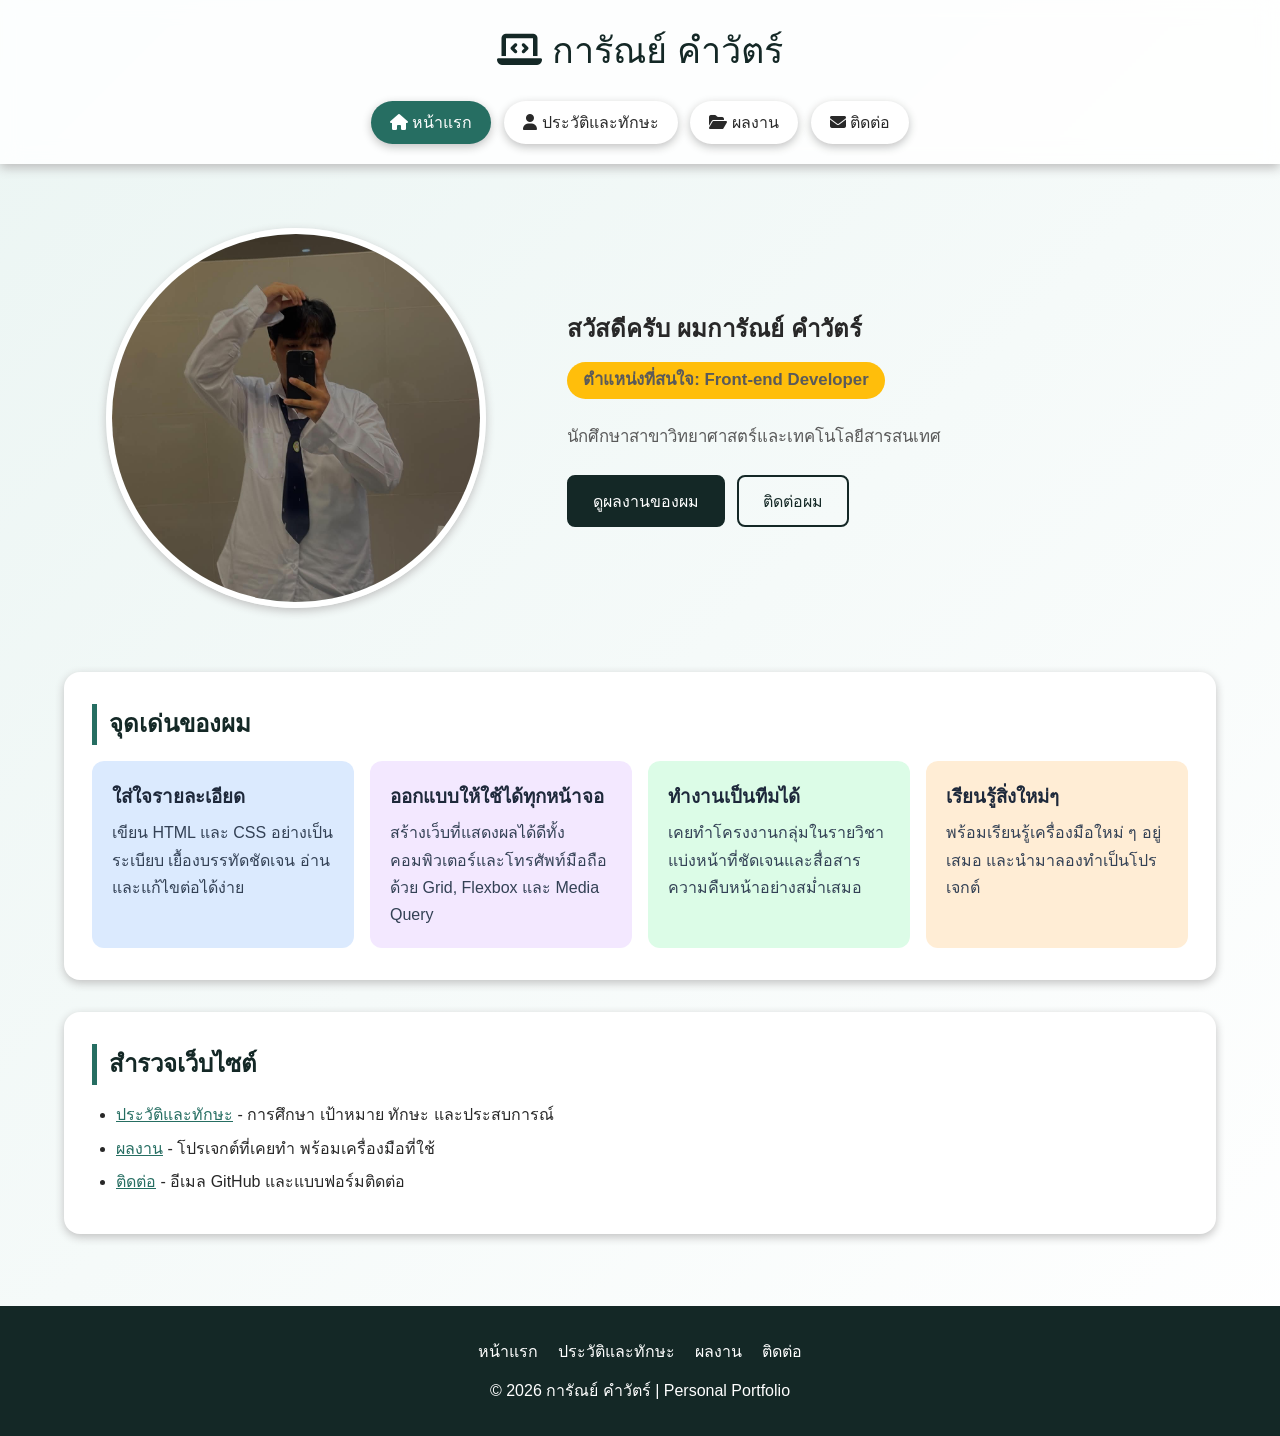
<file: portfolio/index.html>
<!DOCTYPE html>
<html lang="th">

<head>
    <meta charset="UTF-8">
    <meta name="viewport" content="width=device-width, initial-scale=1.0">
    <title>หน้าแรก | Portfolio ของการัณย์ คำวัตร์</title>
    <link rel="stylesheet" href="css/style.css">

    <!-- Font Awesome Icons -->
    <link rel="stylesheet" href="https://cdnjs.cloudflare.com/ajax/libs/font-awesome/6.7.2/css/all.min.css">
</head>

<body>
    <!-- header -->
    <header class="header">
        <div class="header-content">
            <p class="header-title"><i class="fa-solid fa-laptop-code"></i> การัณย์ คำวัตร์</p>
        </div>

        <!-- Navbar -->
        <nav>
            <a href="index.html" class="active"><i class="fa-solid fa-house"></i> หน้าแรก</a>
            <a href="about.html"><i class="fa-solid fa-user"></i> ประวัติและทักษะ</a>
            <a href="projects.html"><i class="fa-solid fa-folder-open"></i> ผลงาน</a>
            <a href="contact.html"><i class="fa-solid fa-envelope"></i> ติดต่อ</a>
        </nav>
    </header>

    <main class="container">
        <!-- Hero -->
        <section class="hero">
            <div class="hero-photo">
                <img src="images/me.jpg" alt="รูปประจำตัวของการัณย์ คำวัตร์">
            </div>

            <div class="hero-text">
                <h1>สวัสดีครับ ผมการัณย์ คำวัตร์</h1>
                <p class="hero-role">ตำแหน่งที่สนใจ: Front-end Developer</p>
                <p>นักศึกษาสาขาวิทยาศาสตร์และเทคโนโลยีสารสนเทศ</p>
                <div class="btn-group">
                    <a href="projects.html" class="btn">ดูผลงานของผม</a>
                    <a href="contact.html" class="btn btn-outline">ติดต่อผม</a>
                </div>
            </div>
        </section>

        <!-- จุดเด่น -->
        <section class="section">
            <h2>จุดเด่นของผม</h2>
            <div class="info-grid">
                <article class="info-card info-blue">
                    <h3>ใส่ใจรายละเอียด</h3>
                    <p>เขียน HTML และ CSS อย่างเป็นระเบียบ เยื้องบรรทัดชัดเจน อ่านและแก้ไขต่อได้ง่าย</p>
                </article>
                <article class="info-card info-purple">
                    <h3>ออกแบบให้ใช้ได้ทุกหน้าจอ</h3>
                    <p>สร้างเว็บที่แสดงผลได้ดีทั้งคอมพิวเตอร์และโทรศัพท์มือถือด้วย Grid, Flexbox และ Media Query</p>
                </article>
                <article class="info-card info-green">
                    <h3>ทำงานเป็นทีมได้</h3>
                    <p>เคยทำโครงงานกลุ่มในรายวิชา แบ่งหน้าที่ชัดเจนและสื่อสารความคืบหน้าอย่างสม่ำเสมอ</p>
                </article>
                <article class="info-card info-orange">
                    <h3>เรียนรู้สิ่งใหม่ๆ</h3>
                    <p>พร้อมเรียนรู้เครื่องมือใหม่ ๆ อยู่เสมอ และนำมาลองทำเป็นโปรเจกต์</p>
                </article>
            </div>
        </section>

        <!-- ลิงก์ไปหน้าอื่น -->
        <section class="section">
            <h2>สำรวจเว็บไซต์</h2>
            <ul>
                <li><a href="about.html">ประวัติและทักษะ</a> - การศึกษา เป้าหมาย ทักษะ และประสบการณ์</li>
                <li><a href="projects.html">ผลงาน</a> - โปรเจกต์ที่เคยทำ พร้อมเครื่องมือที่ใช้</li>
                <li><a href="contact.html">ติดต่อ</a> - อีเมล GitHub และแบบฟอร์มติดต่อ</li>
            </ul>
        </section>
    </main>

    <!-- footer -->
    <footer>
        <ul class="footer-links">
            <li><a href="index.html">หน้าแรก</a></li>
            <li><a href="about.html">ประวัติและทักษะ</a></li>
            <li><a href="projects.html">ผลงาน</a></li>
            <li><a href="contact.html">ติดต่อ</a></li>
        </ul>
        <p>&copy; 2026 การัณย์ คำวัตร์ | Personal Portfolio</p>
    </footer>
</body>

</html>
</file>
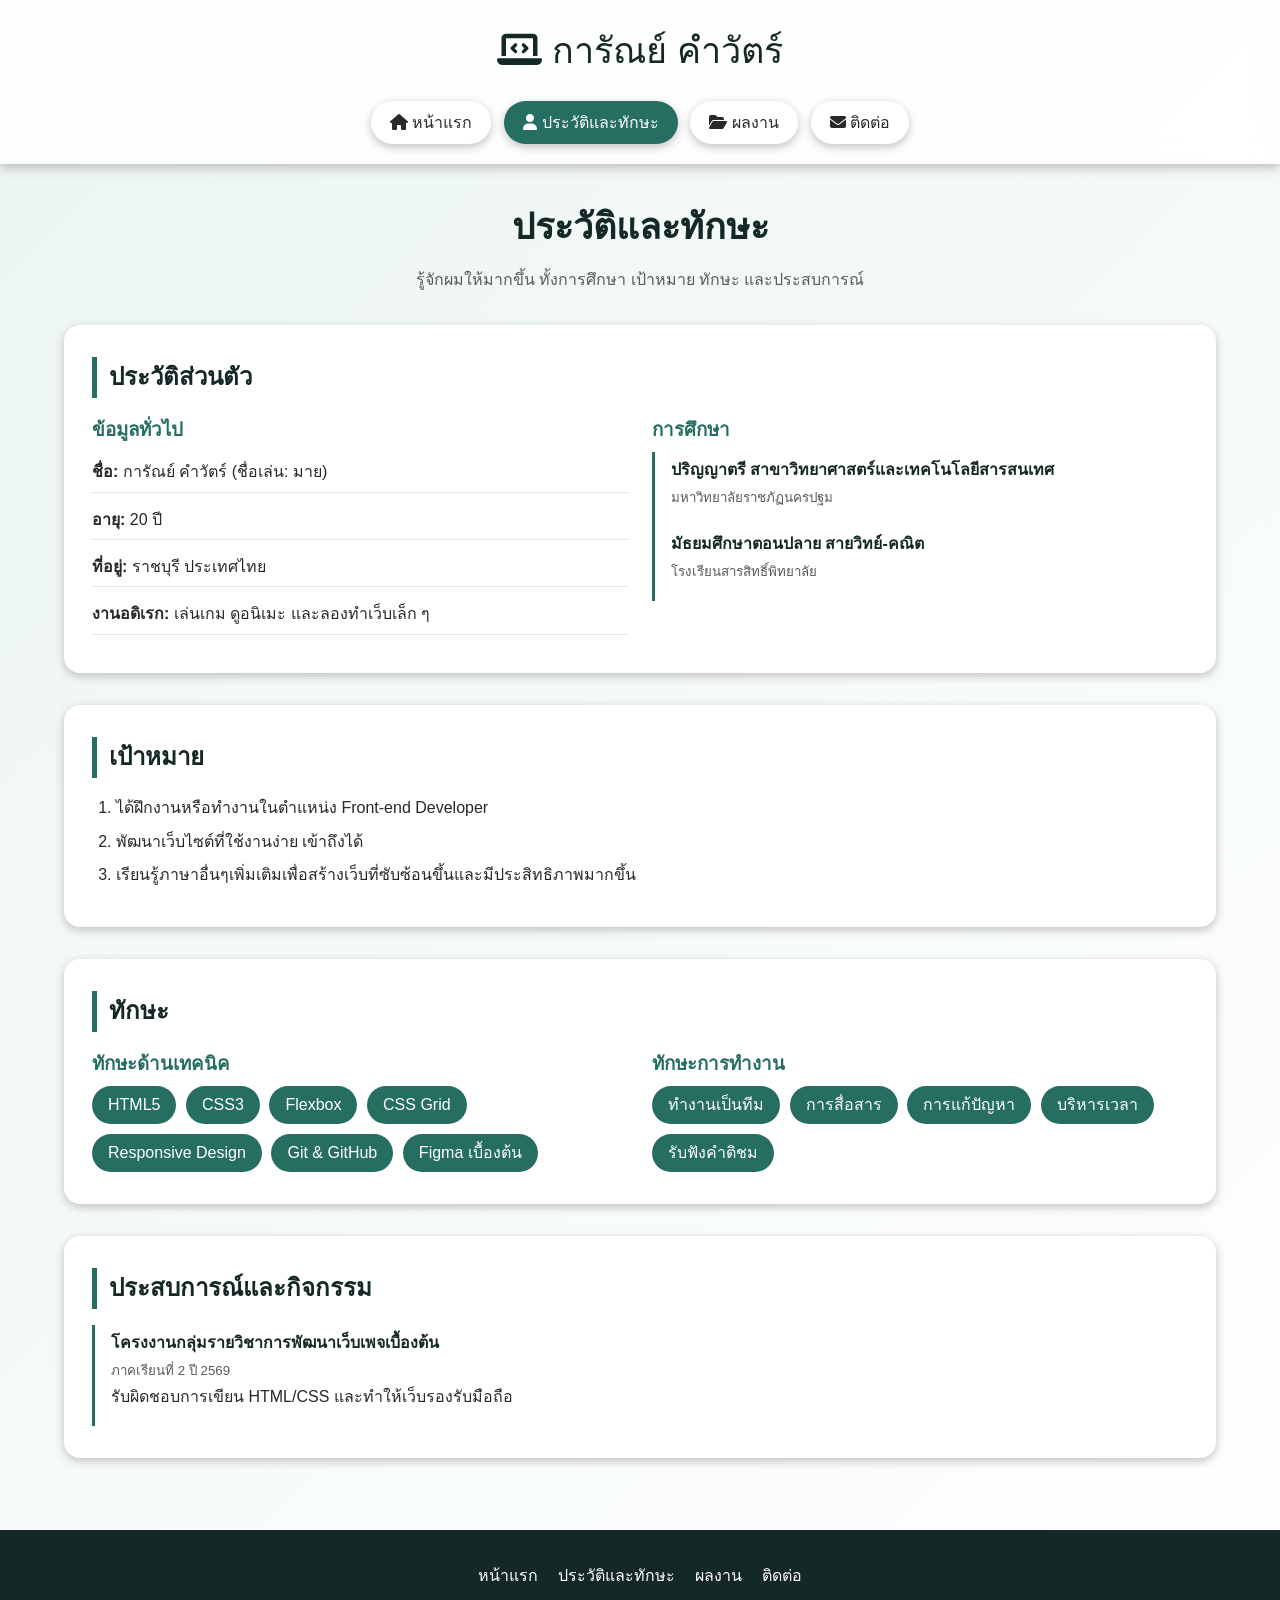
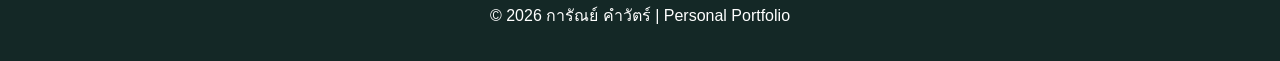
<file: portfolio/about.html>
<!DOCTYPE html>
<html lang="th">

<head>
    <meta charset="UTF-8">
    <meta name="viewport" content="width=device-width, initial-scale=1.0">
    <title>ประวัติและทักษะ | Portfolio ของการัณย์ คำวัตร์</title>
    <link rel="stylesheet" href="css/style.css">

    <!-- Font Awesome Icons -->
    <link rel="stylesheet" href="https://cdnjs.cloudflare.com/ajax/libs/font-awesome/6.7.2/css/all.min.css">
</head>

<body>
    <!-- header -->
    <header class="header">
        <div class="header-content">
            <p class="header-title"><i class="fa-solid fa-laptop-code"></i> การัณย์ คำวัตร์</p>
        </div>

        <!-- Navbar -->
        <nav>
            <a href="index.html"><i class="fa-solid fa-house"></i> หน้าแรก</a>
            <a href="about.html" class="active"><i class="fa-solid fa-user"></i> ประวัติและทักษะ</a>
            <a href="projects.html"><i class="fa-solid fa-folder-open"></i> ผลงาน</a>
            <a href="contact.html"><i class="fa-solid fa-envelope"></i> ติดต่อ</a>
        </nav>
    </header>

    <main class="container">
        <h1 class="page-title">ประวัติและทักษะ</h1>
        <p class="page-intro">รู้จักผมให้มากขึ้น ทั้งการศึกษา เป้าหมาย ทักษะ และประสบการณ์</p>

        <!-- ประวัติส่วนตัวและการศึกษา -->
        <section class="section" id="profile">
            <h2>ประวัติส่วนตัว</h2>
            <div class="profile-grid">
                <article>
                    <h3>ข้อมูลทั่วไป</h3>
                    <ul class="profile-list">
                        <li><strong>ชื่อ:</strong> การัณย์ คำวัตร์ (ชื่อเล่น: มาย)</li>
                        <li><strong>อายุ:</strong> 20 ปี</li>
                        <li><strong>ที่อยู่:</strong> ราชบุรี ประเทศไทย</li>
                        <li><strong>งานอดิเรก:</strong> เล่นเกม ดูอนิเมะ และลองทำเว็บเล็ก ๆ</li>
                    </ul>
                </article>

                <article>
                    <h3>การศึกษา</h3>
                    <ul class="timeline">
                        <li>
                            <strong>ปริญญาตรี สาขาวิทยาศาสตร์และเทคโนโลยีสารสนเทศ</strong><br>
                            <small>มหาวิทยาลัยราชภัฏนครปฐม </small>
                        </li>
                        <li>
                            <strong>มัธยมศึกษาตอนปลาย สายวิทย์-คณิต</strong><br>
                            <small>โรงเรียนสารสิทธิ์พิทยาลัย</small>
                        </li>
                    </ul>
                </article>
            </div>
        </section>

        <!-- เป้าหมาย -->
        <section class="section" id="goal">
            <h2>เป้าหมาย</h2>
            <ol>
                <li>ได้ฝึกงานหรือทำงานในตำแหน่ง Front-end Developer</li>
                <li>พัฒนาเว็บไซต์ที่ใช้งานง่าย เข้าถึงได้ </li>
                <li>เรียนรู้ภาษาอื่นๆเพิ่มเติมเพื่อสร้างเว็บที่ซับซ้อนขึ้นและมีประสิทธิภาพมากขึ้น</li>
            </ol>
        </section>

        <!-- ทักษะ -->
        <section class="section" id="skills">
            <h2>ทักษะ</h2>
            <div class="profile-grid">
                <article>
                    <h3>ทักษะด้านเทคนิค</h3>
                    <ul class="skill-list">
                        <li>HTML5</li>
                        <li>CSS3</li>
                        <li>Flexbox</li>
                        <li>CSS Grid</li>
                        <li>Responsive Design</li>
                        <li>Git &amp; GitHub</li>
                        <li>Figma เบื้องต้น</li>
                    </ul>
                </article>

                <article>
                    <h3>ทักษะการทำงาน</h3>
                    <ul class="skill-list">
                        <li>ทำงานเป็นทีม</li>
                        <li>การสื่อสาร</li>
                        <li>การแก้ปัญหา</li>
                        <li>บริหารเวลา</li>
                        <li>รับฟังคำติชม</li>
                    </ul>
                </article>
            </div>
        </section>

        <!-- ประสบการณ์และกิจกรรม -->
        <section class="section" id="experience">
            <h2>ประสบการณ์และกิจกรรม</h2>
            <ul class="timeline">
                <li>
                    <strong>โครงงานกลุ่มรายวิชาการพัฒนาเว็บเพจเบื้องต้น</strong><br>
                    <small>ภาคเรียนที่ 2 ปี 2569</small><br>
                    รับผิดชอบการเขียน HTML/CSS และทำให้เว็บรองรับมือถือ
                </li>
            </ul>
        </section>
    </main>

    <!-- footer -->
    <footer>
        <ul class="footer-links">
            <li><a href="index.html">หน้าแรก</a></li>
            <li><a href="about.html">ประวัติและทักษะ</a></li>
            <li><a href="projects.html">ผลงาน</a></li>
            <li><a href="contact.html">ติดต่อ</a></li>
        </ul>
        <p>&copy; 2026 การัณย์ คำวัตร์ | Personal Portfolio</p>
    </footer>
</body>

</html>
</file>
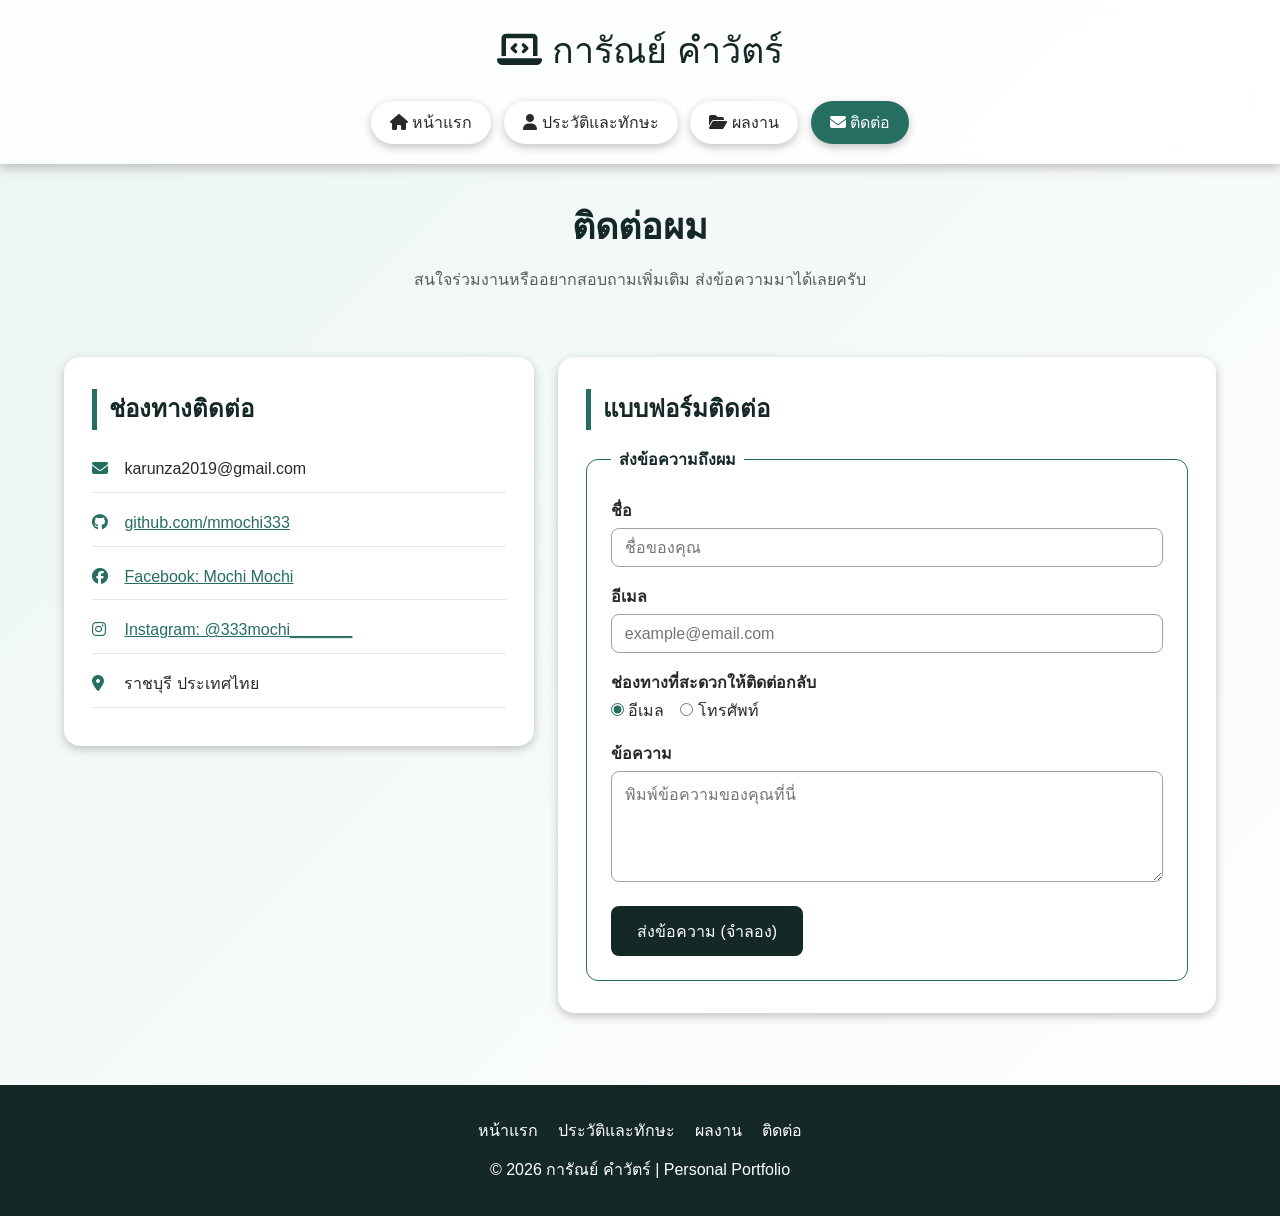
<file: portfolio/contact.html>
<!DOCTYPE html>
<html lang="th">

<head>
    <meta charset="UTF-8">
    <meta name="viewport" content="width=device-width, initial-scale=1.0">
    <title>ติดต่อ | Portfolio ของการัณย์ คำวัตร์</title>
    <link rel="stylesheet" href="css/style.css">

    <!-- Font Awesome Icons -->
    <link rel="stylesheet" href="https://cdnjs.cloudflare.com/ajax/libs/font-awesome/6.7.2/css/all.min.css">
</head>

<body>
    <!-- header -->
    <header class="header">
        <div class="header-content">
            <p class="header-title"><i class="fa-solid fa-laptop-code"></i> การัณย์ คำวัตร์</p>
        </div>

        <!-- Navbar -->
        <nav>
            <a href="index.html"><i class="fa-solid fa-house"></i> หน้าแรก</a>
            <a href="about.html"><i class="fa-solid fa-user"></i> ประวัติและทักษะ</a>
            <a href="projects.html"><i class="fa-solid fa-folder-open"></i> ผลงาน</a>
            <a href="contact.html" class="active"><i class="fa-solid fa-envelope"></i> ติดต่อ</a>
        </nav>
    </header>

    <main class="container">
        <h1 class="page-title">ติดต่อผม</h1>
        <p class="page-intro">สนใจร่วมงานหรืออยากสอบถามเพิ่มเติม ส่งข้อความมาได้เลยครับ</p>

        <div class="contact-grid">
            <!-- ช่องทางติดต่อ -->
            <section class="section">
                <h2>ช่องทางติดต่อ</h2>
                <ul class="contact-list">
                    <li><i class="fa-solid fa-envelope"></i> karunza2019@gmail.com</li>
                    <li><i class="fa-brands fa-github"></i> <a href="https://github.com/Mmochi333" target="_blank" rel="noopener">github.com/mmochi333</a></li>
                    <li><i class="fa-brands fa-facebook"></i> <a href="https://www.facebook.com/Alexiaoka?locale=th_TH" target="_blank" rel="noopener">Facebook: Mochi Mochi</a></li>
                    <li><i class="fa-brands fa-instagram"></i> <a href="https://www.instagram.com/333mochi_______" target="_blank" rel="noopener">Instagram: @333mochi_______</a></li>
                    <li><i class="fa-solid fa-location-dot"></i> ราชบุรี ประเทศไทย</li>
                </ul>
            </section>

            <!-- แบบฟอร์มจำลอง -->
            <section class="section form-section">
                <h2>แบบฟอร์มติดต่อ</h2>
                <form action="#" method="post">
                    <fieldset>
                        <legend>ส่งข้อความถึงผม</legend>

                        <div class="form-group">
                            <label for="name">ชื่อ</label>
                            <input type="text" id="name" name="name" placeholder="ชื่อของคุณ">
                        </div>

                        <div class="form-group">
                            <label for="email">อีเมล</label>
                            <input type="email" id="email" name="email" placeholder="example@email.com">
                        </div>

                        <div class="form-group">
                            <p><strong>ช่องทางที่สะดวกให้ติดต่อกลับ</strong></p>
                            <div class="radio-option">
                                <span>
                                    <input type="radio" id="reply-email" name="reply" value="email" checked>
                                    <label for="reply-email">อีเมล</label>
                                </span>
                                <span>
                                    <input type="radio" id="reply-phone" name="reply" value="phone">
                                    <label for="reply-phone">โทรศัพท์</label>
                                </span>
                            </div>
                        </div>

                        <div class="form-group">
                            <label for="message">ข้อความ</label>
                            <textarea id="message" name="message" rows="5" placeholder="พิมพ์ข้อความของคุณที่นี่"></textarea>
                        </div>

                        <button type="button" class="btn">ส่งข้อความ (จำลอง)</button>
                    </fieldset>
                </form>
            </section>
        </div>
    </main>

    <!-- footer -->
    <footer>
        <ul class="footer-links">
            <li><a href="index.html">หน้าแรก</a></li>
            <li><a href="about.html">ประวัติและทักษะ</a></li>
            <li><a href="projects.html">ผลงาน</a></li>
            <li><a href="contact.html">ติดต่อ</a></li>
        </ul>
        <p>&copy; 2026 การัณย์ คำวัตร์ | Personal Portfolio</p>
    </footer>
</body>

</html>
</file>
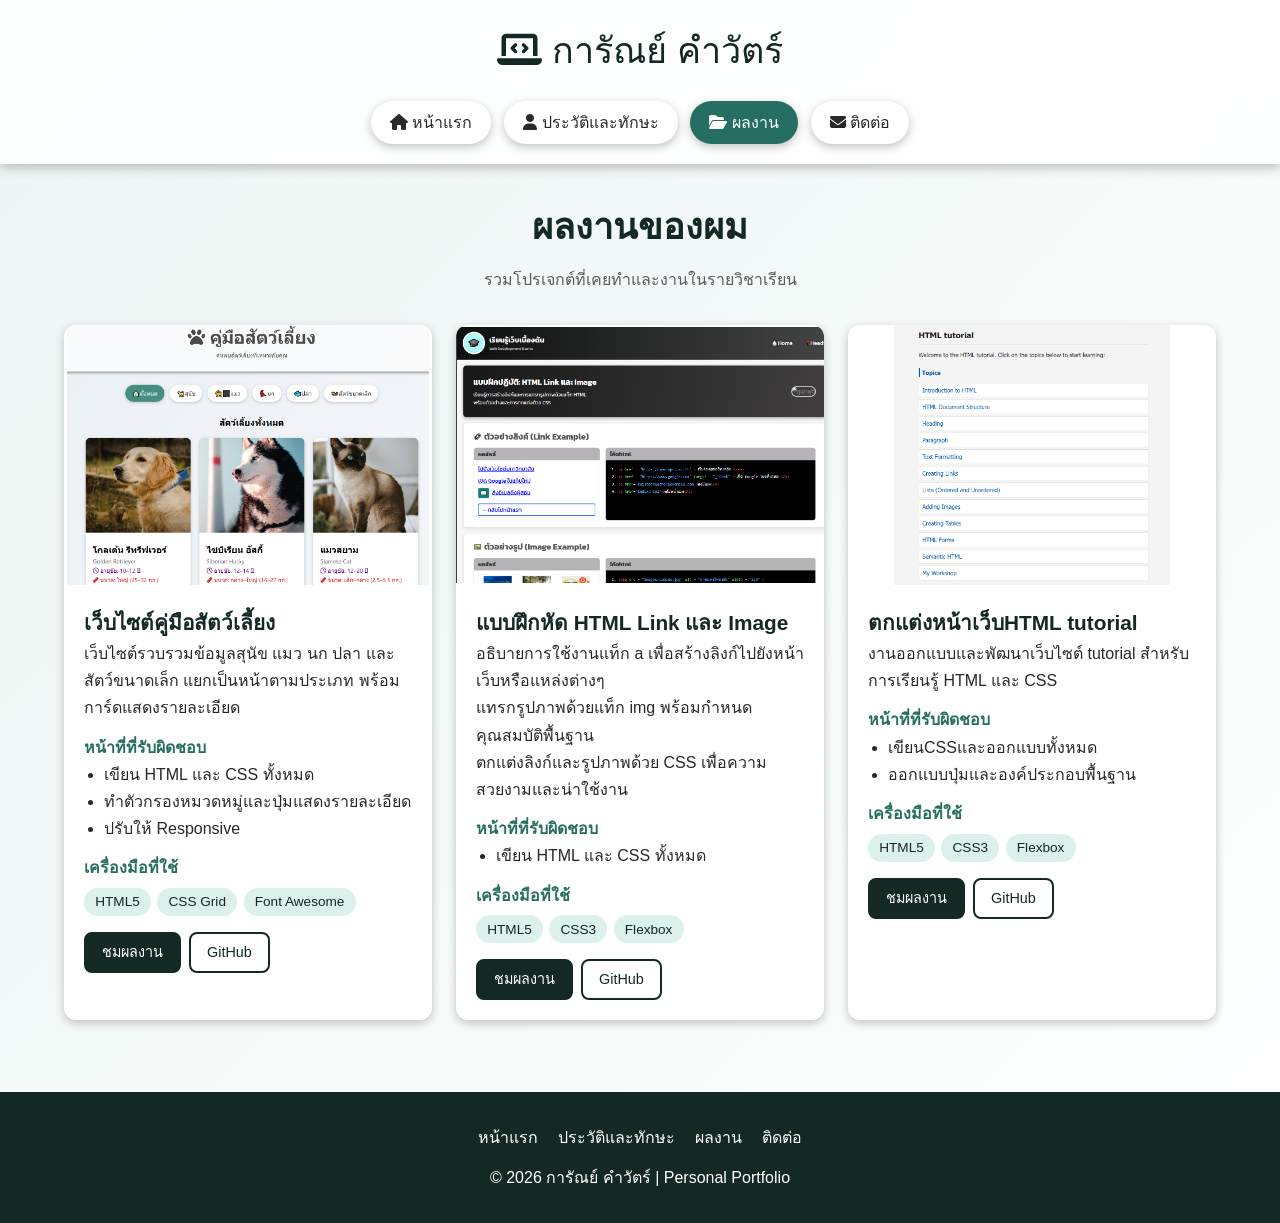
<file: portfolio/projects.html>
<!DOCTYPE html>
<html lang="th">

<head>
    <meta charset="UTF-8">
    <meta name="viewport" content="width=device-width, initial-scale=1.0">
    <title>ผลงาน | Portfolio การัณย์ คำวัตร์</title>
    <link rel="stylesheet" href="css/style.css">

    <!-- Font Awesome Icons -->
    <link rel="stylesheet" href="https://cdnjs.cloudflare.com/ajax/libs/font-awesome/6.7.2/css/all.min.css">
</head>

<body>
    <!-- header -->
    <header class="header">
        <div class="header-content">
            <p class="header-title"><i class="fa-solid fa-laptop-code"></i> การัณย์ คำวัตร์</p>
        </div>

        <!-- Navbar -->
        <nav>
            <a href="index.html"><i class="fa-solid fa-house"></i> หน้าแรก</a>
            <a href="about.html"><i class="fa-solid fa-user"></i> ประวัติและทักษะ</a>
            <a href="projects.html" class="active"><i class="fa-solid fa-folder-open"></i> ผลงาน</a>
            <a href="contact.html"><i class="fa-solid fa-envelope"></i> ติดต่อ</a>
        </nav>
    </header>

    <main class="container">
        <h1 class="page-title">ผลงานของผม</h1>
        <p class="page-intro">รวมโปรเจกต์ที่เคยทำและงานในรายวิชาเรียน</p>

        <div class="project-grid">
            <!-- ผลงานที่ 1 -->
            <article class="project-card">
                <img src="images/pet.png" alt="ภาพหน้าเว็บคู่มือสัตว์เลี้ยง">
                <div class="project-content">
                    <h2>เว็บไซต์คู่มือสัตว์เลี้ยง</h2>
                    <p>เว็บไซต์รวบรวมข้อมูลสุนัข แมว นก ปลา และสัตว์ขนาดเล็ก แยกเป็นหน้าตามประเภท พร้อมการ์ดแสดงรายละเอียด</p>

                    <h3>หน้าที่ที่รับผิดชอบ</h3>
                    <ul>
                        <li>เขียน HTML และ CSS ทั้งหมด</li>
                        <li>ทำตัวกรองหมวดหมู่และปุ่มแสดงรายละเอียด</li>
                        <li>ปรับให้ Responsive</li>
                    </ul>

                    <h3>เครื่องมือที่ใช้</h3>
                    <ul class="tag-list">
                        <li>HTML5</li>
                        <li>CSS Grid</li>
                        <li>Font Awesome</li>
                    </ul>

                    <div class="project-links">
                        <a href="https://mmochi333.github.io/W-Web/WebFromCourse/Pet02/index.html" class="btn">ชมผลงาน</a>
                        <a href="https://github.com/Mmochi333/W-Web.git" class="btn btn-outline">GitHub</a>
                    </div>
                </div>
            </article>

            <!-- ผลงานที่ 2 -->
            <article class="project-card">
                <img src="images/web-html-css.png" alt="ภาพหน้าเว็บแบบฝึกหัด HTML Link และ Image" >
                <div class="project-content">
                    <h2>แบบฝึกหัด HTML Link และ Image</h2>
                    <p>อธิบายการใช้งานแท็ก a เพื่อสร้างลิงก์ไปยังหน้าเว็บหรือแหล่งต่างๆ</p>
                    <p>แทรกรูปภาพด้วยแท็ก img พร้อมกำหนดคุณสมบัติพื้นฐาน</p>
                    <p>ตกแต่งลิงก์และรูปภาพด้วย CSS เพื่อความสวยงามและน่าใช้งาน</p>

                    <h3>หน้าที่ที่รับผิดชอบ</h3>
                    <ul>
                        <li>เขียน HTML และ CSS ทั้งหมด</li>
                    </ul>

                    <h3>เครื่องมือที่ใช้</h3>
                    <ul class="tag-list">
                        <li>HTML5</li>
                        <li>CSS3</li>
                        <li>Flexbox</li>
                    </ul>

                    <div class="project-links" alt="ภาพหน้าเว็บ HTML tutorial" >
                        <a href="https://mmochi333.github.io/link-images-v2/web-main/W06-01-link_image" class="btn">ชมผลงาน</a>
                        <a href="https://github.com/Mmochi333/link-images-v2/tree/main" class="btn btn-outline">GitHub</a>
                    </div>
                </div>
            </article>

            <!-- ผลงานที่ 3 -->
            <article class="project-card">
                <img src="images/html-tutorial.png"> 
                <div class="project-content">
                    <h2>ตกแต่งหน้าเว็บHTML tutorial</h2>
                    <p>งานออกแบบและพัฒนาเว็บไซต์ tutorial สำหรับการเรียนรู้ HTML และ CSS</p>

                    <h3>หน้าที่ที่รับผิดชอบ</h3>
                    <ul>
                        <li>เขียนCSSและออกแบบทั้งหมด</li>
                        <li>ออกแบบปุ่มและองค์ประกอบพื้นฐาน</li>
                    </ul>

                    <h3>เครื่องมือที่ใช้</h3>
                    <ul class="tag-list">
                        <li>HTML5</li>
                        <li>CSS3</li>
                        <li>Flexbox</li>
                    </ul>

                    <div class="project-links">
                        <a href="https://mmochi333.github.io/link-images-v2/web-main/index.html" class="btn">ชมผลงาน</a>
                        <a href="https://github.com/Mmochi333/link-images-v2.git" class="btn btn-outline">GitHub</a>
                    </div>
                </div>
            </article>
        </div>
    </main>

    <!-- footer -->
    <footer>
        <ul class="footer-links">
            <li><a href="index.html">หน้าแรก</a></li>
            <li><a href="about.html">ประวัติและทักษะ</a></li>
            <li><a href="projects.html">ผลงาน</a></li>
            <li><a href="contact.html">ติดต่อ</a></li>
        </ul>
        <p>&copy; 2026 การัณย์ คำวัตร์ | Personal Portfolio</p>
    </footer>
</body>

</html>
</file>
<file: portfolio/css/style.css>
/* =========================
          Variables
========================= */
* {
    box-sizing: border-box;
    margin: 0;
    padding: 0;
}

:root {
    /* สีหลักของเว็บไซต์ */
    --primary-color: rgb(20, 40, 38);
    --secondary-color: rgb(38, 110, 98);
    --accent-color: rgb(255, 190, 11);

    /* สีข้อความ */
    --text-color: rgb(40, 40, 40);
    --mute-text-color: rgb(90, 90, 90);
    --nav-text-color: rgb(41, 41, 41);
    --light-text-color: white;

    /* สีพื้นหลัง */
    --header-bg-color: rgba(255, 255, 255, 0.85);
    --light-bg-color: white;

    /* สีเงา */
    --header-shadow: 0 4px 10px rgb(190, 190, 190);
    --card-shadow: 0 3px 10px rgb(192, 192, 192);

    --footer-bg-color: rgb(20, 40, 38);
    --border-color: rgb(38, 110, 98);
}

html {
    scroll-behavior: smooth;
}

body {
    font-family: 'Kanit', 'Segoe UI', Tahoma, Geneva, Verdana, sans-serif;
    line-height: 1.7;
    color: var(--text-color);
    background: linear-gradient(135deg, rgb(235, 245, 243) 0%, rgb(255, 255, 255) 100%);
    min-height: 100vh;
}

.container {
    max-width: 1200px;
    margin: 0 auto;
    width: 90%;
    padding-block: 2rem;
}

img {
    max-width: 100%;
    height: auto;
    display: block;
}

a {
    color: var(--secondary-color);
}

a:hover {
    color: rgb(20, 70, 62);
}

/* =========================
            Header
========================= */
.header {
    background-color: var(--header-bg-color);
    box-shadow: var(--header-shadow);
    position: sticky;
    top: 0;
    z-index: 10;
    backdrop-filter: blur(10px);
}

.header-content {
    text-align: center;
    padding-block: 1.25rem 0.25rem;
}

.header-title {
    color: var(--primary-color);
    font-size: clamp(1.5rem, 4vw, 2.25rem);
}

/* =========================
            Navbar
========================= */
nav {
    padding-block: 0.75rem 1rem;
    text-align: center;
}

nav a {
    text-decoration: none;
    color: var(--nav-text-color);
    background-color: var(--light-bg-color);
    padding: 0.5rem 1.2rem;
    margin: 0.25rem;
    border-radius: 999px;
    box-shadow: var(--card-shadow);
    cursor: pointer;
    transition: transform 0.2s, box-shadow 0.2s, background-color 0.2s;
    display: inline-block;
    user-select: none;
}

nav a:hover {
    transform: translateY(-3px);
    box-shadow: 0 6px 14px gray;
    color: var(--nav-text-color);
}

nav a.active {
    background-color: var(--secondary-color);
    color: var(--light-text-color);
}

/* =========================
     Hero (หน้าแรก)
========================= */
.hero {
    display: grid;
    grid-template-columns: 1fr 1.4fr;
    gap: 2.5rem;
    align-items: center;
    padding-block: 2rem;
}

.hero-photo img {
    width: 100%;
    max-width: 380px;
    margin: 0 auto;
    aspect-ratio: 1 / 1;
    object-fit: cover;
    border-radius: 50%;
    border: 6px solid var(--light-bg-color);
    box-shadow: var(--card-shadow);
}

.hero-text h2 {
    font-size: clamp(1.75rem, 5vw, 2.75rem);
    color: var(--primary-color);
    line-height: 1.3;
}

.hero-role {
    display: inline-block;
    margin-block: 0.75rem 1rem;
    padding: 0.25rem 1rem;
    border-radius: 999px;
    background-color: var(--accent-color);
    color: var(--primary-color);
    font-weight: bold;
}

.hero-text p {
    color: var(--mute-text-color);
    font-size: 1.05rem;
    margin-bottom: 1.5rem;
}

.btn-group {
    display: flex;
    flex-wrap: wrap;
    gap: 0.75rem;
}

.btn {
    display: inline-block;
    padding: 0.65rem 1.5rem;
    border-radius: 0.5rem;
    background-color: var(--primary-color);
    color: var(--light-text-color);
    text-decoration: none;
    border: 2px solid var(--primary-color);
    cursor: pointer;
    font-family: inherit;
    font-size: 1rem;
    transition: transform 0.2s, background-color 0.2s, color 0.2s;
}

.btn:hover {
    background-color: var(--secondary-color);
    border-color: var(--secondary-color);
    color: var(--light-text-color);
    transform: translateY(-2px);
}

.btn-outline {
    background-color: transparent;
    color: var(--primary-color);
}

/* =========================
        Section ทั่วไป
========================= */
.page-title {
    text-align: center;
    color: var(--primary-color);
    margin-bottom: 0.5rem;
    font-size: clamp(1.6rem, 4vw, 2.25rem);
}

.page-intro {
    text-align: center;
    color: var(--mute-text-color);
    margin-bottom: 2rem;
}

.section {
    background-color: var(--light-bg-color);
    border-radius: 1rem;
    padding: 2rem 1.75rem;
    margin-top: 2rem;
    box-shadow: var(--card-shadow);
}

.section h2 {
    color: var(--primary-color);
    margin-bottom: 1rem;
    padding-left: 0.75rem;
    border-left: 5px solid var(--secondary-color);
}

.section h3 {
    color: var(--secondary-color);
    margin-bottom: 0.4rem;
}

.section ul,
.section ol {
    padding-left: 1.5rem;
}

.section li {
    margin-bottom: 0.4rem;
}

/* =========================
        จุดเด่น / Info card
========================= */
.info-grid {
    display: grid;
    grid-template-columns: repeat(auto-fit, minmax(min(100%, 250px), 1fr));
    gap: 1rem;
}

.info-card {
    padding: 1.25rem;
    border-radius: 0.75rem;
}

.info-card h3 {
    color: #1e293b;
}

.info-card p {
    color: #334155;
}

.info-blue {
    background-color: #dbeafe;
}

.info-purple {
    background-color: #f3e8ff;
}

.info-green {
    background-color: #dcfce7;
}

.info-orange {
    background-color: #ffedd5;
}

/* =========================
     ประวัติ / Profile
========================= */
.profile-grid {
    display: grid;
    grid-template-columns: repeat(auto-fit, minmax(min(100%, 320px), 1fr));
    gap: 1.5rem;
}

.profile-list {
    list-style: none;
    padding-left: 0 !important;
}

.profile-list li {
    padding-block: 0.4rem;
    border-bottom: 1px solid rgb(230, 230, 230);
}

/* =========================
          Skills
========================= */
.skill-list {
    list-style: none;
    padding-left: 0 !important;
    display: flex;
    flex-wrap: wrap;
    gap: 0.6rem;
}

.skill-list li {
    background-color: var(--secondary-color);
    color: var(--light-text-color);
    padding: 0.35rem 1rem;
    border-radius: 999px;
    margin-bottom: 0 !important;
    transition: transform 0.2s, background-color 0.2s;
}

.skill-list li:hover {
    background-color: var(--primary-color);
    transform: translateY(-2px);
}

/* =========================
     ประสบการณ์ (Timeline)
========================= */
.timeline {
    list-style: none;
    padding-left: 0 !important;
}

.timeline li {
    border-left: 3px solid var(--secondary-color);
    padding: 0.25rem 0 1rem 1rem;
    margin-bottom: 0 !important;
}

.timeline strong {
    color: var(--primary-color);
}

.timeline small {
    color: var(--mute-text-color);
}

/* =========================
          ผลงาน
========================= */
.project-grid {
    display: grid;
    grid-template-columns: repeat(auto-fit, minmax(min(100%, 320px), 1fr));
    gap: 1.5rem;
}

.project-card {
    background-color: var(--light-bg-color);
    box-shadow: var(--card-shadow);
    border-radius: 0.75rem;
    overflow: hidden;
    transition: transform 0.3s ease;
}

.project-card:hover {
    transform: translateY(-4px);
}

.project-card img {
    height: 16.25rem;
    width: 100%;
    object-fit: contain;
}

.project-content {
    padding: 1.25rem;
}

.project-content h2 {
    color: var(--primary-color);
    font-size: 1.3rem;
}

.project-content h3 {
    font-size: 1rem;
    margin-top: 0.75rem;
    color: var(--secondary-color);
}

.project-content ul {
    padding-left: 1.25rem;
}

.tag-list {
    list-style: none;
    display: flex;
    flex-wrap: wrap;
    gap: 0.4rem;
    padding-left: 0 !important;
    margin-top: 0.4rem;
}

.tag-list li {
    background-color: rgb(220, 240, 236);
    color: var(--primary-color);
    padding: 0.15rem 0.7rem;
    border-radius: 999px;
    font-size: 0.85rem;
}

.project-links {
    margin-top: 1rem;
    display: flex;
    flex-wrap: wrap;
    gap: 0.5rem;
}

.project-links .btn {
    padding: 0.4rem 1rem;
    font-size: 0.9rem;
}

/* =========================
          ติดต่อ
========================= */
.contact-grid {
    display: grid;
    grid-template-columns: 1fr 1.4fr;
    gap: 1.5rem;
    align-items: start;
}

.contact-list {
    list-style: none;
    padding-left: 0 !important;
}

.contact-list li {
    padding-block: 0.6rem;
    border-bottom: 1px solid rgb(230, 230, 230);
}

.contact-list i {
    width: 1.75rem;
    color: var(--secondary-color);
}

.form-section fieldset {
    padding: 1.5rem;
    border: 1px solid var(--border-color);
    border-radius: 0.75rem;
}

.form-section legend {
    padding: 0 0.5rem;
    font-weight: bold;
    color: var(--primary-color);
}

.form-group {
    margin-bottom: 1rem;
}

.form-group label {
    display: block;
    margin-bottom: 0.25rem;
    font-weight: bold;
}

.form-group input,
.form-group select,
.form-group textarea {
    width: 100%;
    padding: 0.6rem 0.8rem;
    border: 1px solid rgb(160, 160, 160);
    border-radius: 0.5rem;
    font-family: inherit;
    font-size: 1rem;
}

.form-group input:focus,
.form-group select:focus,
.form-group textarea:focus {
    outline: 3px solid rgb(255, 190, 11);
    border-color: var(--secondary-color);
}

.radio-option {
    display: flex;
    flex-wrap: wrap;
    gap: 1rem;
}

.radio-option label {
    display: inline;
    font-weight: normal;
}

.radio-option input {
    width: auto;
    accent-color: var(--secondary-color);
}

/* =========================
            Footer
========================= */
footer {
    padding-block: 2rem;
    background-color: var(--footer-bg-color);
    color: var(--light-text-color);
    margin-top: 2.5rem;
    text-align: center;
}

.footer-links {
    list-style: none;
    display: flex;
    flex-wrap: wrap;
    justify-content: center;
    gap: 1.25rem;
    margin-bottom: 0.75rem;
}

.footer-links a {
    color: var(--light-text-color);
    text-decoration: none;
}

.footer-links a:hover {
    color: var(--accent-color);
    text-decoration: underline;
}

/* =========================
          Responsive
========================= */
@media (max-width: 991px) {
    .contact-grid {
        grid-template-columns: 1fr;
    }

    .hero {
        grid-template-columns: 1fr;
        text-align: center;
    }

    .hero-photo img {
        max-width: 240px;
    }

    .btn-group {
        justify-content: center;
    }

    .info-grid {
        grid-template-columns: repeat(2, 1fr);
    }

    nav {
        padding-inline: 0.5rem;
    }

    nav a {
        padding: 0.4rem 0.9rem;
        margin: 0.2rem;
        font-size: 0.9rem;
    }

    .section {
        padding: 1.5rem 1.25rem;
    }

    .header-content {
        padding-block: 1rem 0.25rem;
    }
}
</file>
